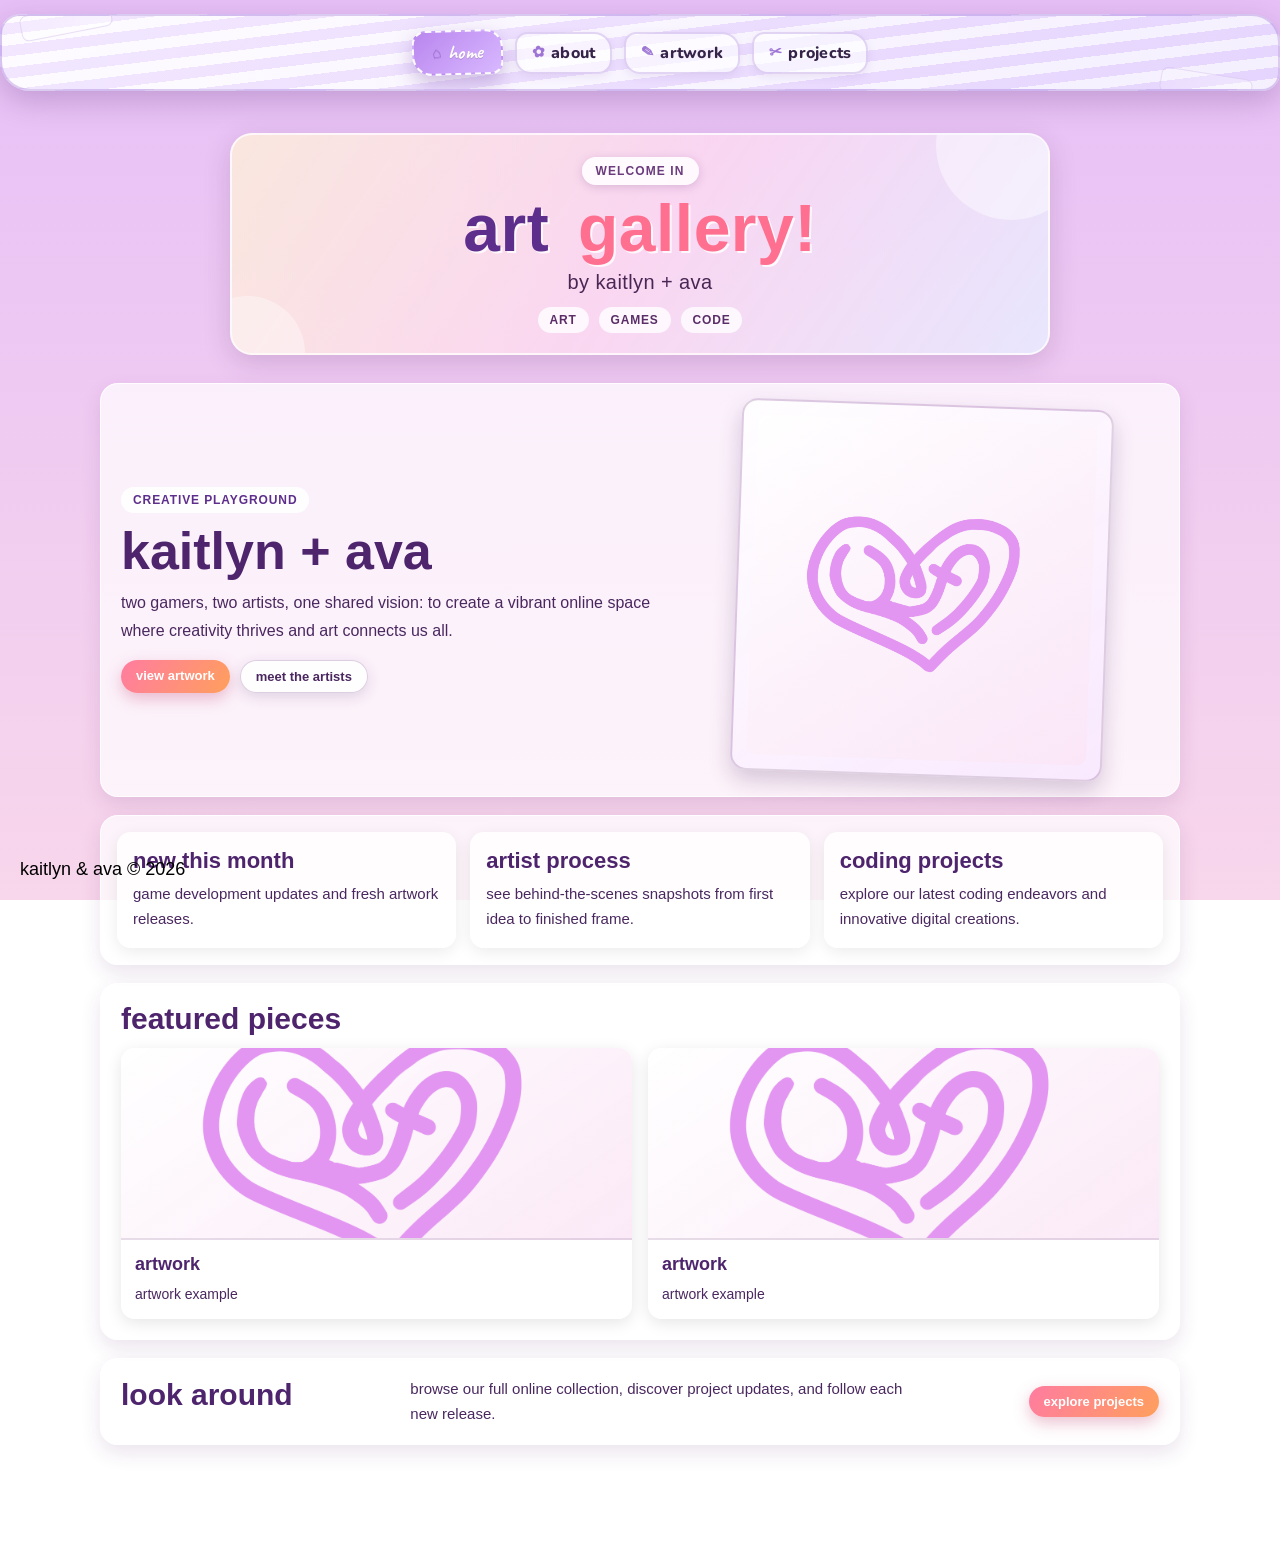
<file: index.html>
<!-- HOME PAGE -->
<!DOCTYPE html>
<html lang="en">
    <head>
        <meta charset="UTF-8">
        <meta name="viewport" content="width=device-width, initial-scale=1.0">
        <title> art gallery </title>
        <link rel="icon" href="assets/images/kaitlynavalogo.png" type="image/png">
        <link rel="stylesheet" href="src/styles/styles.css">
        <link rel="stylesheet" href="src/styles/index.css">
        <link rel="stylesheet" href="src/styles/navbar.css">
    </head>
    <body>
        <!-- NAVIGATION BAR -->
        <nav id= "navigation" aria-label="Main">
            <p id = "current-page" class="nav-item nav-home">home</p>
            <a href="src/pages/about.html" class="nav-item nav-about">about</a>
            <a href="src/pages/artwork.html" class="nav-item nav-artwork">artwork</a>
            <a href="src/pages/projects.html" class="nav-item nav-projects">projects</a>
        </nav>
        <!-- MAIN CONTENT -->
        <main id="content">
            <div id = "header-container">
                <p class="header-chip">welcome in</p>
                <div id = "header-label">
                    <span class="label-pop">art</span>
                    <span class="label-splash">gallery!</span>
                </div>
                <div id = "header-text">
                    by kaitlyn + ava
                </div>
                <div class="header-tags" aria-label="home page tags">
                    <span>art</span>
                    <span>games</span>
                    <span>code</span>
                </div>
            </div>
            <section id="hero" aria-labelledby="hero-title">
                <div class="hero-copy">
                    <p class="eyebrow">creative playground</p>
                    <h1 id="hero-title">kaitlyn + ava</h1>
                    <p class="hero-description">
                        two gamers, two artists, one shared vision: to create a vibrant online space where creativity thrives and art connects us all.
                    </p>
                    <div class="hero-actions">
                        <a class="button-primary" href="src/pages/artwork.html">view artwork</a>
                        <a class="button-secondary" href="src/pages/about.html">meet the artists</a>
                    </div>
                </div>
                <div class="hero-art" aria-hidden="true">
                    <div class="frame">
                        <img id="header-image" src="assets/images/kaitlynavalogo.png" alt="kaitlyn and ava logo">
                    </div>
                </div>
            </section>

            <section id="highlights" aria-label="Gallery highlights">
                <article class="highlight-card">
                    <h2>new this month</h2>
                    <p>Game development updates and fresh artwork releases.</p>
                </article>
                <article class="highlight-card">
                    <h2>artist process</h2>
                    <p>See behind-the-scenes snapshots from first idea to finished frame.</p>
                </article>
                <article class="highlight-card">
                    <h2>coding projects</h2>
                    <p>Explore our latest coding endeavors and innovative digital creations.</p>
                </article>
            </section>

            <section id="featured" aria-labelledby="featured-title">
                <h2 id="featured-title">featured pieces</h2>
                <div class="featured-grid">
                    <article class="feature-tile">
                        <img src="assets/images/kaitlynavalogo.png" alt="featured collage preview">
                        <div class="tile-content">
                            <h3>artwork</h3>
                            <p>artwork example</p>
                        </div>
                    </article>
                    <article class="feature-tile">
                        <img src="assets/images/kaitlynavalogo.png" alt="featured sketch preview">
                        <div class="tile-content">
                            <h3>artwork</h3>
                            <p>artwork example</p>
                        </div>
                    </article>
                </div>
            </section>

            <section id="visit" aria-labelledby="visit-title">
                <h2 id="visit-title">look around</h2>
                <p>
                    Browse our full online collection, discover project updates, and follow each new release.
                </p>
                <a class="button-primary" href="src/pages/projects.html">explore projects</a>
            </section>
        </main>

        <div id = "footer">
            <div>
                kaitlyn & ava &copy; 2026
            </div>
        </div>

    </body>
</html>
</file>
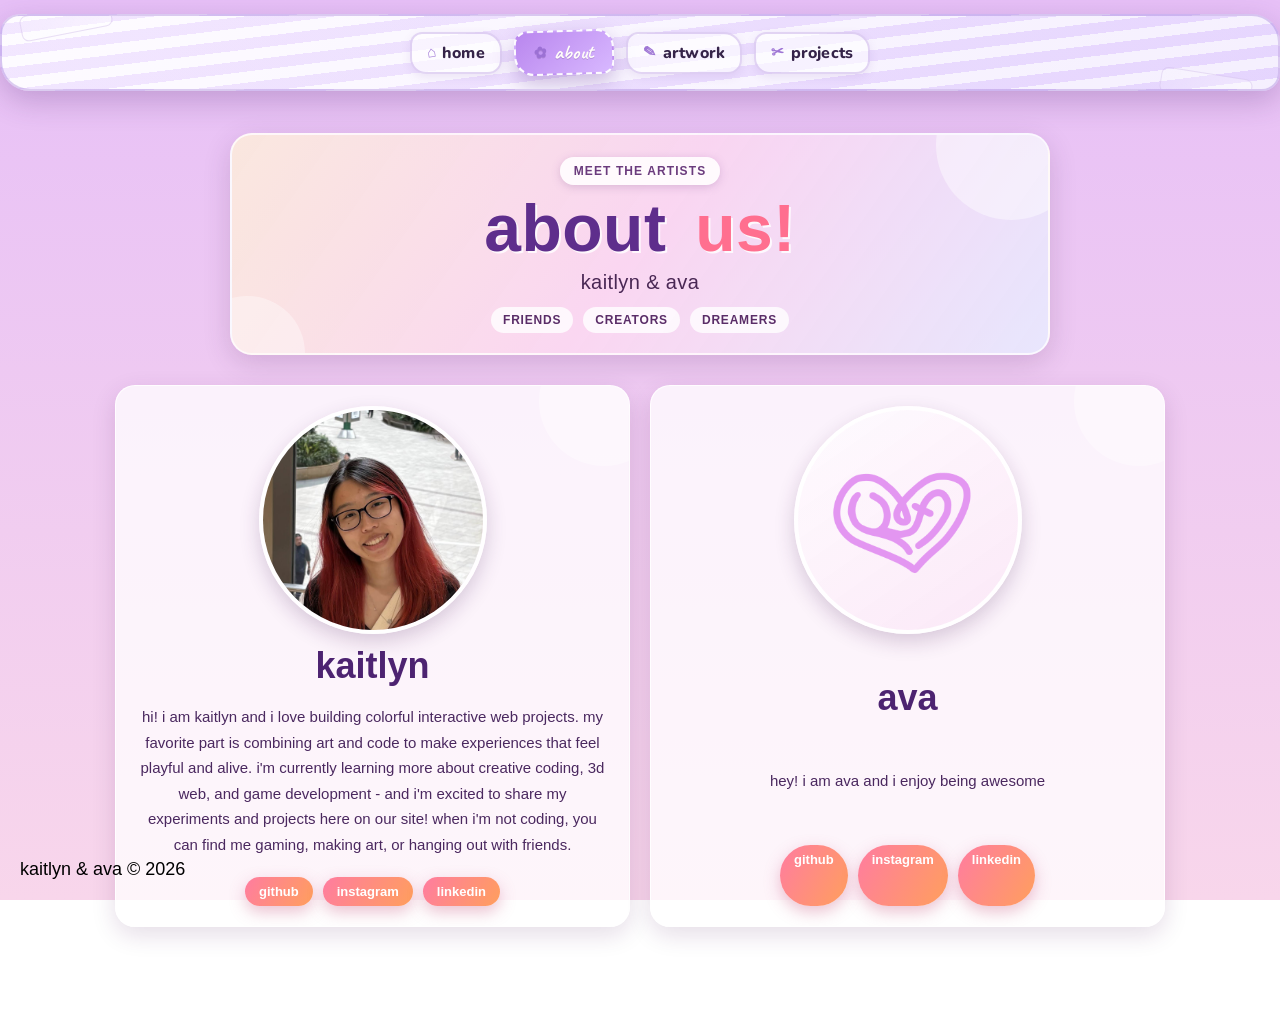
<file: src/pages/about.html>
<!-- ABOUT PAGE -->
<!DOCTYPE html>
<html lang="en">
    <head>
        <meta charset="UTF-8">
        <meta name="viewport" content="width=device-width, initial-scale=1.0">
        <title> about us </title>
        <link rel="icon" href="../assets/images/kaitlynavalogo.png" type="image/png">
        <link rel="stylesheet" href="../styles/styles.css">
        <link rel="stylesheet" href="../styles/about.css">
        <link rel="stylesheet" href="../styles/navbar.css">
    </head>
    <body>
        <nav id= "navigation" aria-label="Main">
            <a href="../../index.html" class="nav-item nav-home">home</a>
            <p id = "current-page" class="nav-item nav-about">about</p>
            <a href="artwork.html" class="nav-item nav-artwork">artwork</a>
            <a href="projects.html" class="nav-item nav-projects">projects</a>
        </nav>
        <div id="content">
            <div id = "header-container">
                <p class="header-chip">meet the artists</p>
                <div id = "header-label">
                    <span class="label-pop">about</span>
                    <span class="label-splash">us!</span>
                </div>
                <div id = "header-text">
                    kaitlyn & ava
                </div>
                <div class="header-tags" aria-label="about page tags">
                    <span>friends</span>
                    <span>creators</span>
                    <span>dreamers</span>
                </div>
            </div>
            <div id = "info-container">
                <div id = "about-container">
                    <article class="profile-card" aria-labelledby="kaitlyn-name">
                        <img class="profile-image" src="../../assets/images/kaitlyn/kaitlyn.jpg" alt="Kaitlyn">
                        <h2 id="kaitlyn-name" class="profile-name">kaitlyn</h2>
                        <p class="profile-description">
                            hi! i am kaitlyn and i love building colorful interactive web projects. my favorite part is combining art and code to make experiences that feel playful and alive. i'm currently learning more about creative coding, 3d web, and game development - and i'm excited to share my experiments and projects here on our site! when i'm not coding, you can find me gaming, making art, or hanging out with friends.
                        </p>
                        <div class="profile-socials" aria-label="kaitlyn social links">
                            <a href="https://github.com/kaitlyn-png" target="_blank" rel="noopener noreferrer">github</a>
                            <a href="https://www.instagram.com/itskaitlynbtw" target="_blank" rel="noopener noreferrer">instagram</a>
                            <a href="https://www.linkedin.com/in/kaitlynseng" target="_blank" rel="noopener noreferrer">linkedin</a>
                        </div>
                    </article>

                    <article class="profile-card" aria-labelledby="ava-name">
                        <img class="profile-image" src="../../assets/images/kaitlynavalogo.png" alt="Ava smiling portrait placeholder">
                        <h2 id="ava-name" class="profile-name">ava</h2>
                        <p class="profile-description">
                            hey! i am ava and i enjoy being awesome
                        </p>
                        <div class="profile-socials" aria-label="ava social links">
                            <a href="https://github.com/ava" target="_blank" rel="noopener noreferrer">github</a>
                            <a href="https://www.instagram.com/ava" target="_blank" rel="noopener noreferrer">instagram</a>
                            <a href="https://www.linkedin.com/in/ava" target="_blank" rel="noopener noreferrer">linkedin</a>
                        </div>
                    </article>
                </div>
            </div>
        </div>

        <div id = "footer">
            <div>
                kaitlyn & ava &copy; 2026
            </div>
        </div>

    </body>
</html>
</file>
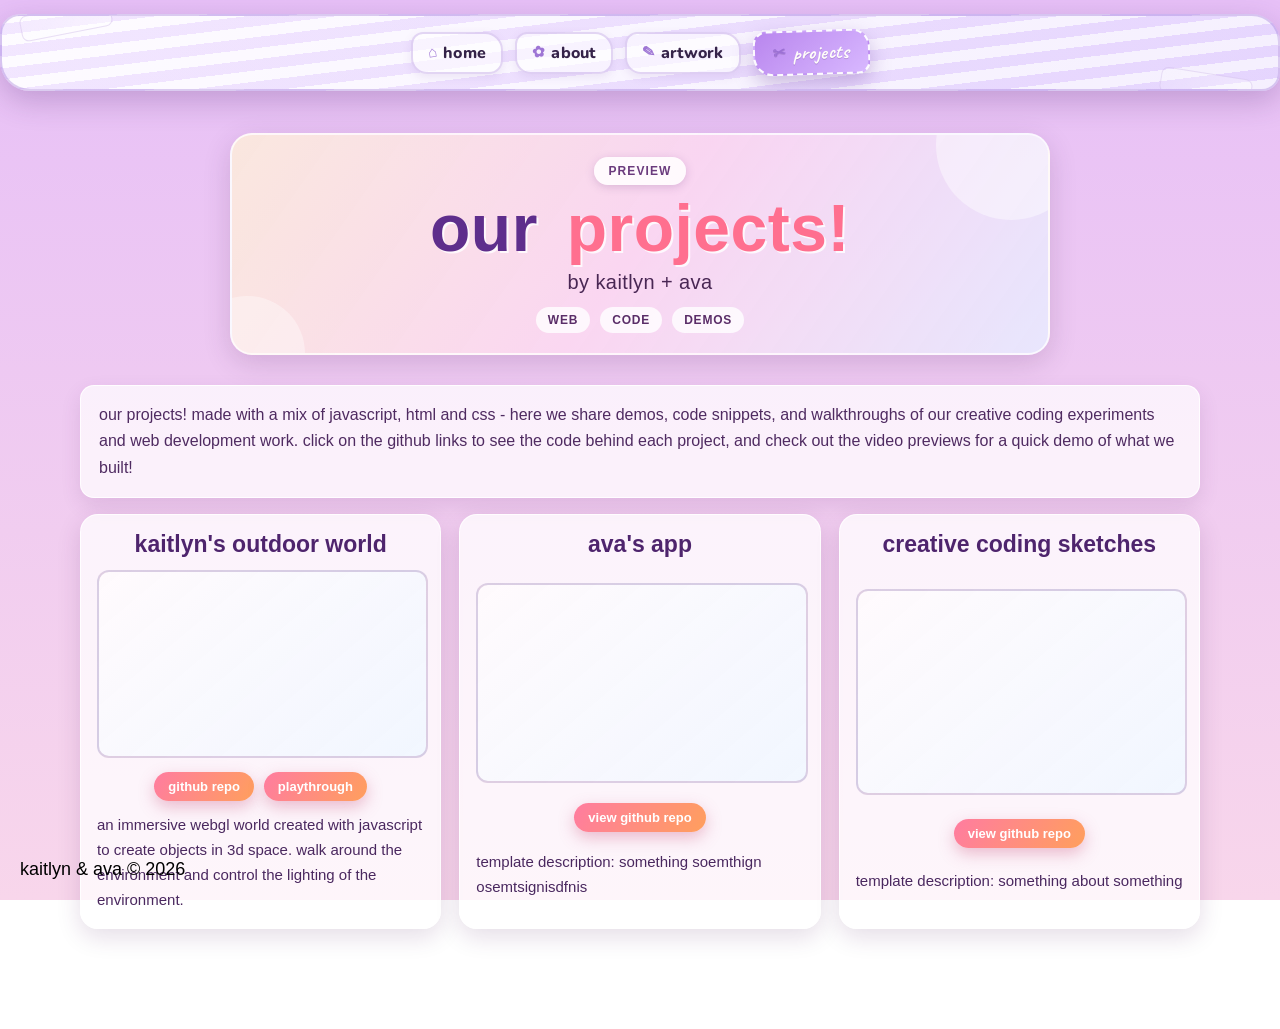
<file: src/pages/projects.html>
<!-- PROJECTS PAGE -->
<!DOCTYPE html>
<html lang="en">
    <head>
        <meta charset="UTF-8">
        <meta name="viewport" content="width=device-width, initial-scale=1.0">
        <title> projects </title>
        <link rel="icon" href="../assets/images/kaitlynavalogo.png" type="image/png">
        <link rel="stylesheet" href="../styles/styles.css">
        <link rel="stylesheet" href="../styles/projects.css">
        <link rel="stylesheet" href="../styles/navbar.css">
    </head>
    <body>
        <nav id= "navigation" aria-label="Main">
            <a href="../../index.html" class="nav-item nav-home">home</a>
            <a href="about.html" class="nav-item nav-about">about</a>
            <a href="artwork.html" class="nav-item nav-artwork">artwork</a>
            <p id = "current-page" class="nav-item nav-projects">projects</p>
        </nav>
        <div id="content">
            <div id = "header-container">
                <p class="header-chip">preview</p>
                <div id = "header-label">
                    <span class="label-pop">our</span>
                    <span class="label-splash">projects!</span>
                </div>
                <div id = "header-text">
                    by kaitlyn + ava
                </div>
                <div class="header-tags" aria-label="project categories">
                    <span>web</span>
                    <span>code</span>
                    <span>demos</span>
                </div>
            </div>
            <div id = "info-container">
                <div id = "projects-container">
                    <section class="projects-intro" aria-label="Projects intro">
                        <p>
                            our projects! made with a mix of javascript, html and css - here we share demos, code snippets, and walkthroughs of our creative coding experiments and web development work. click on the github links to see the code behind each project, and check out the video previews for a quick demo of what we built!
                        </p>
                    </section>

                    <section class="projects-gallery" aria-label="GitHub projects gallery">
                        <article class="project-card">
                            <header class="project-card-header">
                                <h2>kaitlyn's outdoor world</h2>
                            </header>
                            <div class="video-preview">
                                <iframe
                                    src="https://www.youtube.com/embed/BFgo2NVhof4?start=48"
                                    title="Outdoor World preview"
                                    loading="lazy"
                                    allow="accelerometer; autoplay; clipboard-write; encrypted-media; gyroscope; picture-in-picture; web-share"
                                    allowfullscreen>
                                </iframe>
                            </div>
                            <div class="project-links" aria-label="project links">
                                <a class="github-link" href="https://github.com/kaitlyn-png/Outdoor-World" target="_blank" rel="noopener noreferrer">github repo</a>
                                <a class="playthrough-link" href="https://kaitlyn-png.github.io/Outdoor-World/src/World.html" target="_blank" rel="noopener noreferrer">playthrough</a>
                            </div>
                            <p class="project-description">
                                An immersive WebGL world created with Javascript to create objects in 3D space. Walk around the environment and control the lighting of the environment.
                            </p>
                        </article>

                        <article class="project-card">
                            <header class="project-card-header">
                                <h2>ava's app</h2>
                            </header>
                            <div class="video-preview">
                                <iframe
                                    src="https://www.youtube.com/embed/ysz5S6PUM-U"
                                    title="Art archive app preview"
                                    loading="lazy"
                                    allow="accelerometer; autoplay; clipboard-write; encrypted-media; gyroscope; picture-in-picture; web-share"
                                    allowfullscreen>
                                </iframe>
                            </div>
                            <div class="project-links" aria-label="project links">
                                <a class="github-link" href="https://github.com/your-username/art-archive-app" target="_blank" rel="noopener noreferrer">view github repo</a>
                            </div>
                            <p class="project-description">
                                template description: something soemthign osemtsignisdfnis
                            </p>
                        </article>

                        <article class="project-card">
                            <header class="project-card-header">
                                <h2>creative coding sketches</h2>
                            </header>
                            <div class="video-preview">
                                <iframe
                                    src="https://www.youtube.com/embed/kXYiU_JCYtU"
                                    title="Creative coding sketches preview"
                                    loading="lazy"
                                    allow="accelerometer; autoplay; clipboard-write; encrypted-media; gyroscope; picture-in-picture; web-share"
                                    allowfullscreen>
                                </iframe>
                            </div>
                            <div class="project-links" aria-label="project links">
                                <a class="github-link" href="https://github.com/your-username/creative-coding-sketches" target="_blank" rel="noopener noreferrer">view github repo</a>
                            </div>
                            <p class="project-description">
                                template description: something about something
                            </p>
                        </article>
                    </section>
                </div>
            </div>
        </div>

        <div id = "footer">
            <div>
                kaitlyn & ava &copy; 2026
            </div>
        </div>

    </body>
</html>
</file>
<file: src/styles/styles.css>
/* UNIVERSAL STYLESHEET */

body{
    background-image: linear-gradient(to bottom, #e7c0f7, #f8d6eb);
    background-size: cover;
    background-position: center;
    background-repeat: no-repeat;
    background-attachment: fixed;
    margin: 0;
    padding: 0;    
    font-family: Tahoma, Verdana, sans-serif;
    display: block;
    width: 100%;
    height: 100%;
}

#footer{
    position: fixed;
    bottom: 0;
    width: 100%;
    padding: 20px;
    font-size: 18px;
}
</file>
<file: src/styles/index.css>
#content {
    min-height: calc(100vh - 100px);
    padding: 30px 20px 100px;
    box-sizing: border-box;
    width: min(1120px, 100%);
    margin: 0 auto;
    display: grid;
    gap: 18px;
}

#header-container {
    text-align: center;
    margin: 4px auto 10px;
    width: min(780px, 100%);
    padding: 22px 18px 20px;
    border-radius: 22px;
    border: 2px solid rgba(255, 255, 255, 0.75);
    background: linear-gradient(125deg, rgba(255, 243, 214, 0.75), rgba(255, 220, 240, 0.72), rgba(230, 237, 255, 0.8));
    box-shadow: 0 8px 28px rgba(63, 21, 75, 0.16);
    position: relative;
    overflow: hidden;
    animation: header-enter 700ms ease-out both;
}

#header-container::before,
#header-container::after {
    content: "";
    position: absolute;
    border-radius: 999px;
    z-index: 0;
}

#header-container::before {
    width: 150px;
    height: 150px;
    top: -65px;
    right: -38px;
    background: rgba(255, 255, 255, 0.42);
}

#header-container::after {
    width: 115px;
    height: 115px;
    left: -42px;
    bottom: -58px;
    background: rgba(255, 255, 255, 0.37);
}

.header-chip,
#header-label,
#header-text,
.header-tags {
    position: relative;
    z-index: 1;
}

.header-chip {
    display: inline-block;
    margin: 0;
    padding: 7px 14px;
    border-radius: 999px;
    font-family: "Trebuchet MS", "Segoe UI", sans-serif;
    font-size: 12px;
    font-weight: 700;
    letter-spacing: 1.1px;
    text-transform: uppercase;
    background: rgba(255, 255, 255, 0.88);
    color: #6b3b7d;
    box-shadow: 0 2px 10px rgba(107, 59, 125, 0.22);
    animation: fade-rise 520ms ease-out 120ms both;
}

#header-label {
    margin-top: 10px;
    font-size: clamp(38px, 7vw, 66px);
    font-weight: 700;
    letter-spacing: 0.5px;
    line-height: 1;
    font-family: "Gill Sans", "Trebuchet MS", sans-serif;
    animation: fade-rise 560ms ease-out 210ms both;
}

.label-pop {
    color: #5e2e8c;
    text-shadow: 2px 2px 0 rgba(255, 255, 255, 0.8);
    animation: float-pop 3.6s ease-in-out infinite;
}

.label-splash {
    color: #ff6f8f;
    margin-left: 10px;
    text-shadow: 2px 2px 0 rgba(255, 255, 255, 0.82);
    animation: float-pop 3.6s ease-in-out infinite 0.35s;
}

#header-text {
    margin-top: 10px;
    font-size: clamp(16px, 2.6vw, 20px);
    letter-spacing: 0.4px;
    color: #492754;
    animation: fade-rise 560ms ease-out 320ms both;
}

.header-tags {
    display: flex;
    justify-content: center;
    gap: 10px;
    margin-top: 13px;
    flex-wrap: wrap;
    animation: fade-rise 560ms ease-out 420ms both;
}

.header-tags span {
    padding: 6px 12px;
    border-radius: 999px;
    font-size: 12px;
    font-weight: 700;
    text-transform: uppercase;
    letter-spacing: 0.8px;
    background: rgba(255, 255, 255, 0.8);
    color: #5a2d68;
}

#hero,
#highlights,
#featured,
#visit {
    background: rgba(255, 255, 255, 0.72);
    border-radius: 18px;
    border: 1px solid rgba(255, 255, 255, 0.86);
    box-shadow: 0 8px 20px rgba(88, 31, 103, 0.12);
    animation: panel-enter 740ms ease-out both;
}

#hero {
    display: grid;
    grid-template-columns: 1.15fr 1fr;
    gap: 18px;
    padding: 20px;
    animation-delay: 80ms;
}

.hero-copy {
    align-self: center;
}

.eyebrow {
    margin: 0;
    display: inline-block;
    padding: 6px 12px;
    border-radius: 999px;
    font-size: 12px;
    font-weight: 700;
    letter-spacing: 0.9px;
    text-transform: uppercase;
    background: rgba(255, 255, 255, 0.9);
    color: #5e2e8c;
}

#hero h1 {
    margin: 12px 0 0;
    color: #4e246d;
    font-size: clamp(34px, 6vw, 52px);
    line-height: 1;
    font-family: "Gill Sans", "Trebuchet MS", sans-serif;
    text-transform: lowercase;
}

.hero-description {
    margin: 12px 0 0;
    font-size: 16px;
    line-height: 1.7;
    color: #4a285f;
    max-width: 60ch;
    text-transform: lowercase;
}

.hero-actions {
    margin-top: 16px;
    display: flex;
    flex-wrap: wrap;
    gap: 10px;
}

.button-primary,
.button-secondary {
    display: inline-block;
    text-decoration: none;
    border-radius: 999px;
    padding: 8px 15px;
    font-size: 13px;
    font-weight: 700;
    text-transform: lowercase;
    transition: transform 180ms ease, box-shadow 180ms ease;
}

.button-primary {
    color: #ffffff;
    background: linear-gradient(120deg, #ff7ca0, #ff9f5d);
    box-shadow: 0 6px 16px rgba(196, 74, 116, 0.34);
}

.button-secondary {
    color: #4b2760;
    background: rgba(255, 255, 255, 0.92);
    border: 1px solid rgba(110, 57, 130, 0.24);
    box-shadow: 0 4px 14px rgba(83, 35, 101, 0.16);
}

.button-primary:hover,
.button-primary:focus-visible,
.button-secondary:hover,
.button-secondary:focus-visible {
    transform: translateY(-2px);
}

.hero-art {
    display: grid;
    place-items: center;
    min-height: 220px;
}

.frame {
    width: min(92%, 340px);
    padding: 14px;
    border-radius: 16px;
    background: linear-gradient(145deg, rgba(255, 255, 255, 0.9), rgba(248, 231, 254, 0.88));
    border: 2px solid rgba(77, 16, 92, 0.18);
    box-shadow: 0 10px 22px rgba(64, 18, 83, 0.2);
    transform: rotate(2deg);
}

#header-image {
    width: 100%;
    height: auto;
    display: block;
    border-radius: 10px;
    background: linear-gradient(145deg, rgba(255, 255, 255, 0.75), rgba(250, 228, 245, 0.8));
}

#highlights {
    display: grid;
    grid-template-columns: repeat(3, minmax(0, 1fr));
    gap: 14px;
    padding: 16px;
    animation-delay: 190ms;
}

.highlight-card {
    padding: 16px;
    border-radius: 14px;
    background: rgba(255, 255, 255, 0.82);
    box-shadow: 0 4px 16px rgba(0, 0, 0, 0.08);
}

.highlight-card h2 {
    margin: 0;
    font-size: 22px;
    color: #4e246d;
    text-transform: lowercase;
}

.highlight-card p {
    margin: 8px 0 0;
    font-size: 15px;
    line-height: 1.65;
    color: #4a285f;
    text-transform: lowercase;
}

#featured {
    padding: 20px;
    animation-delay: 280ms;
}

#featured-title,
#visit h2 {
    margin: 0 0 14px;
    font-size: 30px;
    line-height: 1;
    color: #4e246d;
    font-family: "Gill Sans", "Trebuchet MS", sans-serif;
    text-transform: lowercase;
}

.featured-grid {
    display: grid;
    grid-template-columns: repeat(2, minmax(0, 1fr));
    gap: 16px;
}

.feature-tile {
    background: rgba(255, 255, 255, 0.82);
    border-radius: 14px;
    overflow: hidden;
    box-shadow: 0 4px 16px rgba(0, 0, 0, 0.1);
}

.feature-tile img {
    width: 100%;
    height: 190px;
    object-fit: cover;
    display: block;
    border-bottom: 2px solid rgba(77, 16, 92, 0.14);
    background: linear-gradient(145deg, rgba(255, 255, 255, 0.75), rgba(250, 228, 245, 0.8));
}

.tile-content {
    padding: 14px;
}

.tile-content h3 {
    margin: 0;
    font-size: 18px;
    color: #4e246d;
    text-transform: lowercase;
}

.tile-content p {
    margin: 8px 0 0;
    font-size: 14px;
    line-height: 1.6;
    color: #4a285f;
    text-transform: lowercase;
}

#visit {
    padding: 18px 20px;
    display: flex;
    flex-wrap: wrap;
    justify-content: space-between;
    align-items: center;
    gap: 12px 18px;
    animation-delay: 360ms;
}

#visit p {
    margin: 0;
    font-size: 15px;
    line-height: 1.65;
    color: #4a285f;
    text-transform: lowercase;
    max-width: 60ch;
}

@keyframes panel-enter {
    from {
        opacity: 0;
        transform: translateY(14px);
    }
    to {
        opacity: 1;
        transform: translateY(0);
    }
}

@keyframes header-enter {
    from {
        opacity: 0;
        transform: translateY(16px) scale(0.985);
    }
    to {
        opacity: 1;
        transform: translateY(0) scale(1);
    }
}

@keyframes fade-rise {
    from {
        opacity: 0;
        transform: translateY(10px);
    }
    to {
        opacity: 1;
        transform: translateY(0);
    }
}

@keyframes float-pop {
    0%,
    100% {
        transform: translateY(0);
    }
    50% {
        transform: translateY(-3px);
    }
}

@media (max-width: 900px) {
    #hero {
        grid-template-columns: 1fr;
    }

    #highlights {
        grid-template-columns: 1fr;
    }
}

@media (max-width: 760px) {
    #content {
        padding: 20px 12px 100px;
    }

    .featured-grid {
        grid-template-columns: 1fr;
    }

    #visit {
        align-items: flex-start;
    }

    .frame {
        transform: rotate(0.8deg);
    }
}
</file>
<file: src/styles/navbar.css>
/* NAV BAR STYLESHEET */
@import url("https://fonts.googleapis.com/css2?family=Caveat:wght@600;700&family=Nunito:wght@600;700;800&display=swap");

#navigation{
    --nav-paper: #fcf8ff;
    --nav-paper-shadow: #eadffd;
    --nav-lilac-1: #d8b8ff;
    --nav-lilac-2: #b986ee;
    --nav-lilac-3: #9a6fd3;
    --nav-ink: #352349;
    --nav-shadow: rgba(67, 31, 100, 0.24);
    position: sticky;
    top: 0;
    z-index: 1000;
    display: flex;
    justify-content: center;
    align-items: center;
    gap: 12px;
    flex-wrap: wrap;
    width: calc(100% - 36px);
    margin: 14px auto 8px;
    padding: 14px 16px;
    border: 2px solid rgba(154, 111, 211, 0.34);
    border-radius: 20px 28px 18px 30px;
    background:
        repeating-linear-gradient(
            -7deg,
            rgba(255, 255, 255, 0.5) 0 11px,
            rgba(216, 184, 255, 0.26) 11px 22px
        ),
        linear-gradient(145deg, var(--nav-paper), var(--nav-paper-shadow));
    box-shadow: 0 10px 30px var(--nav-shadow);
    backdrop-filter: blur(3px);
    font-family: "Nunito", "Trebuchet MS", sans-serif;
    animation: nav-slide-in 520ms ease-out;
    overflow: hidden;
}

#navigation::before,
#navigation::after{
    content: "";
    position: absolute;
    width: 90px;
    height: 24px;
    border-radius: 7px;
    pointer-events: none;
    opacity: 0.7;
    z-index: 1;
}

#navigation::before{
    left: 18px;
    top: -8px;
    transform: rotate(-11deg);
    background: linear-gradient(120deg, rgba(255, 255, 255, 0.22), rgba(255, 255, 255, 0.72));
    border: 1px solid rgba(190, 164, 223, 0.48);
}

#navigation::after{
    right: 26px;
    bottom: -10px;
    transform: rotate(9deg);
    background: linear-gradient(120deg, rgba(255, 255, 255, 0.18), rgba(255, 255, 255, 0.64));
    border: 1px solid rgba(190, 164, 223, 0.45);
}

#navigation a{
    position: relative;
    z-index: 2;
    color: var(--nav-ink);
    text-decoration: none;
    padding: 8px 15px;
    border: 2px solid rgba(154, 111, 211, 0.28);
    border-radius: 12px 18px 14px 16px;
    background-color: rgba(255, 255, 255, 0.62);
    font-size: 1rem;
    font-weight: 800;
    letter-spacing: 0.015em;
    text-transform: lowercase;
    box-shadow: 0 3px 10px rgba(114, 69, 161, 0.11);
    transition: transform 220ms ease, border-color 220ms ease, background-color 220ms ease, color 220ms ease, box-shadow 220ms ease;
}

#navigation .nav-item{
    display: inline-flex;
    align-items: center;
    gap: 6px;
}

#navigation .nav-item::before{
    display: inline-block;
    font-family: "Caveat", cursive;
    font-size: 0.95rem;
    line-height: 1;
    color: var(--nav-lilac-3);
    transform: rotate(-9deg);
    opacity: 0.95;
}

#navigation .nav-home::before{
    content: "⌂";
}

#navigation .nav-about::before{
    content: "✿";
}

#navigation .nav-artwork::before{
    content: "✎";
}

#navigation .nav-projects::before{
    content: "✂";
}

#navigation a:hover{
    color: var(--nav-lilac-3);
    border-color: rgba(154, 111, 211, 0.55);
    background-color: rgba(244, 236, 255, 0.92);
    box-shadow: 0 8px 18px rgba(114, 69, 161, 0.19);
    transform: translateY(-4px) rotate(-1.6deg);
}

#navigation a:focus-visible{
    outline: 3px solid rgba(154, 111, 211, 0.48);
    outline-offset: 2px;
}

#current-page{
    position: relative;
    z-index: 2;
    margin: 0;
    padding: 8px 18px;
    border-radius: 14px 18px 12px 20px;
    border: 2px dashed rgba(255, 255, 255, 0.95);
    background: linear-gradient(140deg, var(--nav-lilac-2), var(--nav-lilac-1));
    color: #fffdfa;
    font-family: "Caveat", "Trebuchet MS", cursive;
    font-size: 1.25rem;
    font-weight: 700;
    letter-spacing: 0.02em;
    text-transform: lowercase;
    text-shadow: 0 1px 0 rgba(53, 35, 73, 0.18);
    box-shadow: 0 8px 20px rgba(114, 69, 161, 0.34);
    transform: rotate(-1.8deg);
}

#current-page::before{
    color: #fffefa;
}

@keyframes nav-slide-in{
    from{
        opacity: 0;
        transform: translateY(-18px) rotate(-0.6deg) scale(0.98);
    }
    to{
        opacity: 1;
        transform: translateY(0) rotate(0deg) scale(1);
    }
}

@media (max-width: 640px){
    #navigation{
        width: calc(100% - 20px);
        margin-top: 8px;
        padding: 10px;
        gap: 8px;
        border-radius: 16px;
    }

    #navigation a,
    #current-page{
        flex: 1 1 calc(50% - 8px);
        text-align: center;
        padding: 8px 10px;
    }

    #navigation .nav-item{
        justify-content: center;
    }

    #navigation a{
        font-size: 0.93rem;
    }

    #current-page{
        font-size: 1.1rem;
        transform: rotate(-1deg);
    }
}
</file>
<file: src/styles/about.css>
#content {
	min-height: calc(100vh - 100px);
	padding: 30px 20px 100px;
	box-sizing: border-box;
}

#header-container {
	text-align: center;
	margin: 4px auto 30px;
	width: min(780px, 100%);
	padding: 22px 18px 20px;
	border-radius: 22px;
	border: 2px solid rgba(255, 255, 255, 0.75);
	background: linear-gradient(125deg, rgba(255, 243, 214, 0.75), rgba(255, 220, 240, 0.72), rgba(230, 237, 255, 0.8));
	box-shadow: 0 8px 28px rgba(63, 21, 75, 0.16);
	position: relative;
	overflow: hidden;
	animation: header-enter 700ms ease-out both;
}

#header-container::before,
#header-container::after {
	content: "";
	position: absolute;
	border-radius: 999px;
	z-index: 0;
}

#header-container::before {
	width: 150px;
	height: 150px;
	top: -65px;
	right: -38px;
	background: rgba(255, 255, 255, 0.42);
}

#header-container::after {
	width: 115px;
	height: 115px;
	left: -42px;
	bottom: -58px;
	background: rgba(255, 255, 255, 0.37);
}

.header-chip,
#header-label,
#header-text,
.header-tags {
	position: relative;
	z-index: 1;
}

.header-chip {
	display: inline-block;
	margin: 0;
	padding: 7px 14px;
	border-radius: 999px;
	font-family: "Trebuchet MS", "Segoe UI", sans-serif;
	font-size: 12px;
	font-weight: 700;
	letter-spacing: 1.1px;
	text-transform: uppercase;
	background: rgba(255, 255, 255, 0.88);
	color: #6b3b7d;
	box-shadow: 0 2px 10px rgba(107, 59, 125, 0.22);
	animation: fade-rise 520ms ease-out 120ms both;
}

#header-label {
	margin-top: 10px;
	font-size: clamp(38px, 7vw, 66px);
	font-weight: 700;
	letter-spacing: 0.5px;
	line-height: 1;
	font-family: "Gill Sans", "Trebuchet MS", sans-serif;
	animation: fade-rise 560ms ease-out 210ms both;
}

.label-pop {
	color: #5e2e8c;
	text-shadow: 2px 2px 0 rgba(255, 255, 255, 0.8);
	animation: float-pop 3.6s ease-in-out infinite;
}

.label-splash {
	color: #ff6f8f;
	margin-left: 10px;
	text-shadow: 2px 2px 0 rgba(255, 255, 255, 0.82);
	animation: float-pop 3.6s ease-in-out infinite 0.35s;
}

#header-text {
	margin-top: 10px;
	font-size: clamp(16px, 2.6vw, 20px);
	letter-spacing: 0.4px;
	color: #492754;
	animation: fade-rise 560ms ease-out 320ms both;
}

.header-tags {
	display: flex;
	justify-content: center;
	gap: 10px;
	margin-top: 13px;
	flex-wrap: wrap;
	animation: fade-rise 560ms ease-out 420ms both;
}

.header-tags span {
	padding: 6px 12px;
	border-radius: 999px;
	font-size: 12px;
	font-weight: 700;
	text-transform: uppercase;
	letter-spacing: 0.8px;
	background: rgba(255, 255, 255, 0.8);
	color: #5a2d68;
}

#info-container {
	display: flex;
	justify-content: center;
}

#about-container {
	width: min(1050px, 100%);
	display: grid;
	grid-template-columns: repeat(2, minmax(0, 1fr));
	gap: 20px;
}

.profile-card {
	background: rgba(255, 255, 255, 0.76);
	border-radius: 20px;
	border: 1px solid rgba(255, 255, 255, 0.85);
	box-shadow: 0 8px 24px rgba(69, 17, 84, 0.14);
	padding: 20px;
	display: grid;
	justify-items: center;
	text-align: center;
	gap: 10px;
	position: relative;
	overflow: hidden;
	animation: panel-enter 760ms ease-out both;
}

.profile-card:nth-child(2) {
	animation-delay: 120ms;
}

.profile-card::before {
	content: "";
	position: absolute;
	top: -50px;
	right: -40px;
	width: 130px;
	height: 130px;
	border-radius: 999px;
	background: rgba(255, 255, 255, 0.38);
	pointer-events: none;
}

.profile-image {
	width: min(220px, 60%);
	aspect-ratio: 1 / 1;
	object-fit: cover;
	border-radius: 50%;
	border: 4px solid rgba(255, 255, 255, 0.95);
	box-shadow: 0 8px 20px rgba(66, 24, 82, 0.2);
	background: linear-gradient(145deg, rgba(255, 255, 255, 0.75), rgba(250, 228, 245, 0.8));
	position: relative;
	z-index: 1;
}

.profile-name {
	margin: 4px 0 0;
	font-size: clamp(28px, 4vw, 36px);
	line-height: 1;
	text-transform: lowercase;
	color: #4d2371;
	position: relative;
	z-index: 1;
}

.profile-description {
	margin: 0;
	font-size: 15px;
	line-height: 1.7;
	color: #4a285f;
	text-transform: lowercase;
	position: relative;
	z-index: 1;
	padding: 10px 0px;
}

.profile-socials {
	display: flex;
	gap: 10px;
	flex-wrap: wrap;
	justify-content: center;
	position: relative;
	z-index: 1;
}

.profile-socials a {
	display: inline-block;
	text-decoration: none;
	border-radius: 999px;
	padding: 7px 14px;
	font-size: 13px;
	font-weight: 700;
	text-transform: lowercase;
	color: #ffffff;
	background: linear-gradient(120deg, #ff7ca0, #ff9f5d);
	box-shadow: 0 6px 16px rgba(196, 74, 116, 0.34);
	transition: transform 180ms ease, box-shadow 180ms ease;
}

.profile-socials a:hover,
.profile-socials a:focus-visible {
	transform: translateY(-2px);
	box-shadow: 0 8px 18px rgba(196, 74, 116, 0.42);
}

@keyframes panel-enter {
	from {
		opacity: 0;
		transform: translateY(14px);
	}
	to {
		opacity: 1;
		transform: translateY(0);
	}
}

@keyframes header-enter {
	from {
		opacity: 0;
		transform: translateY(16px) scale(0.985);
	}
	to {
		opacity: 1;
		transform: translateY(0) scale(1);
	}
}

@keyframes fade-rise {
	from {
		opacity: 0;
		transform: translateY(10px);
	}
	to {
		opacity: 1;
		transform: translateY(0);
	}
}

@keyframes float-pop {
	0%,
	100% {
		transform: translateY(0);
	}
	50% {
		transform: translateY(-3px);
	}
}

@media (max-width: 860px) {
	#content {
		padding: 20px 12px 100px;
	}

	#about-container {
		grid-template-columns: 1fr;
	}
}
</file>
<file: src/styles/projects.css>
#content {
	min-height: calc(100vh - 100px);
	padding: 30px 20px 100px;
	box-sizing: border-box;
}

#header-container {
	text-align: center;
	margin: 4px auto 30px;
	width: min(780px, 100%);
	padding: 22px 18px 20px;
	border-radius: 22px;
	border: 2px solid rgba(255, 255, 255, 0.75);
	background: linear-gradient(125deg, rgba(255, 243, 214, 0.75), rgba(255, 220, 240, 0.72), rgba(230, 237, 255, 0.8));
	box-shadow: 0 8px 28px rgba(63, 21, 75, 0.16);
	position: relative;
	overflow: hidden;
	animation: header-enter 700ms ease-out both;
}

#header-container::before,
#header-container::after {
	content: "";
	position: absolute;
	border-radius: 999px;
	z-index: 0;
}

#header-container::before {
	width: 150px;
	height: 150px;
	top: -65px;
	right: -38px;
	background: rgba(255, 255, 255, 0.42);
}

#header-container::after {
	width: 115px;
	height: 115px;
	left: -42px;
	bottom: -58px;
	background: rgba(255, 255, 255, 0.37);
}

.header-chip,
#header-label,
#header-text,
.header-tags {
	position: relative;
	z-index: 1;
}

.header-chip {
	display: inline-block;
	margin: 0;
	padding: 7px 14px;
	border-radius: 999px;
	font-family: "Trebuchet MS", "Segoe UI", sans-serif;
	font-size: 12px;
	font-weight: 700;
	letter-spacing: 1.1px;
	text-transform: uppercase;
	background: rgba(255, 255, 255, 0.88);
	color: #6b3b7d;
	box-shadow: 0 2px 10px rgba(107, 59, 125, 0.22);
	animation: fade-rise 520ms ease-out 120ms both;
}

#header-label {
	margin-top: 10px;
	font-size: clamp(38px, 7vw, 66px);
	font-weight: 700;
	letter-spacing: 0.5px;
	line-height: 1;
	font-family: "Gill Sans", "Trebuchet MS", sans-serif;
	animation: fade-rise 560ms ease-out 210ms both;
}

.label-pop {
	color: #5e2e8c;
	text-shadow: 2px 2px 0 rgba(255, 255, 255, 0.8);
	animation: float-pop 3.6s ease-in-out infinite;
}

.label-splash {
	color: #ff6f8f;
	margin-left: 10px;
	text-shadow: 2px 2px 0 rgba(255, 255, 255, 0.82);
	animation: float-pop 3.6s ease-in-out infinite 0.35s;
}

#header-text {
	margin-top: 10px;
	font-size: clamp(16px, 2.6vw, 20px);
	letter-spacing: 0.4px;
	color: #492754;
	animation: fade-rise 560ms ease-out 320ms both;
}

.header-tags {
	display: flex;
	justify-content: center;
	gap: 10px;
	margin-top: 13px;
	flex-wrap: wrap;
	animation: fade-rise 560ms ease-out 420ms both;
}

.header-tags span {
	padding: 6px 12px;
	border-radius: 999px;
	font-size: 12px;
	font-weight: 700;
	text-transform: uppercase;
	letter-spacing: 0.8px;
	background: rgba(255, 255, 255, 0.8);
	color: #5a2d68;
}

#info-container {
	display: flex;
	justify-content: center;
}

#projects-container {
	width: min(1120px, 100%);
	display: grid;
	gap: 16px;
}

.projects-intro {
	background: rgba(255, 255, 255, 0.72);
	border-radius: 14px;
	border: 1px solid rgba(255, 255, 255, 0.86);
	padding: 16px 18px;
	box-shadow: 0 8px 20px rgba(88, 31, 103, 0.12);
	animation: panel-enter 740ms ease-out both;
}

.projects-intro p {
	margin: 0;
	color: #4f2b61;
	font-size: 16px;
	line-height: 1.65;
	text-transform: lowercase;
}

.projects-gallery {
	display: grid;
	grid-template-columns: repeat(auto-fit, minmax(300px, 1fr));
	gap: 18px;
}

.project-card {
	background: rgba(255, 255, 255, 0.76);
	border-radius: 18px;
	border: 1px solid rgba(255, 255, 255, 0.85);
	box-shadow: 0 8px 24px rgba(69, 17, 84, 0.14);
	padding: 16px;
	display: grid;
	gap: 12px;
	animation: panel-enter 780ms ease-out both;
}

.project-card:nth-child(2) {
	animation-delay: 110ms;
}

.project-card:nth-child(3) {
	animation-delay: 210ms;
}

.project-card-header {
	display: flex;
	justify-content: center;
	text-align: center;
}

.project-card-header h2 {
	margin: 0;
	font-size: 23px;
	color: #4e246d;
	text-transform: lowercase;
}

.project-links {
	display: flex;
	justify-content: center;
	align-items: center;
	gap: 10px;
	flex-wrap: wrap;
	margin-top: 2px;
}

.github-link,
.playthrough-link {
	display: inline-block;
	text-decoration: none;
	border-radius: 999px;
	padding: 7px 14px;
	font-size: 13px;
	font-weight: 700;
	text-transform: lowercase;
	color: #ffffff;
	background: linear-gradient(120deg, #ff7ca0, #ff9f5d);
	box-shadow: 0 6px 16px rgba(196, 74, 116, 0.34);
	transition: transform 180ms ease, box-shadow 180ms ease;
}

.github-link:hover,
.github-link:focus-visible,
.playthrough-link:hover,
.playthrough-link:focus-visible {
	transform: translateY(-2px);
	box-shadow: 0 8px 18px rgba(196, 74, 116, 0.42);
}

.video-preview {
	position: relative;
	width: 100%;
	border-radius: 12px;
	overflow: hidden;
	border: 2px solid rgba(97, 32, 119, 0.2);
	background: linear-gradient(140deg, rgba(255, 250, 253, 0.95), rgba(240, 247, 255, 0.9));
}

.video-preview::before {
	content: "";
	display: block;
	padding-top: 56.25%;
}

.video-preview iframe {
	position: absolute;
	inset: 0;
	width: 100%;
	height: 100%;
	border: 0;
}

.project-description {
	margin: 0;
	color: #4a285f;
	font-size: 15px;
	line-height: 1.65;
	text-transform: lowercase;
}

@keyframes panel-enter {
	from {
		opacity: 0;
		transform: translateY(14px);
	}
	to {
		opacity: 1;
		transform: translateY(0);
	}
}

@keyframes header-enter {
	from {
		opacity: 0;
		transform: translateY(16px) scale(0.985);
	}
	to {
		opacity: 1;
		transform: translateY(0) scale(1);
	}
}

@keyframes fade-rise {
	from {
		opacity: 0;
		transform: translateY(10px);
	}
	to {
		opacity: 1;
		transform: translateY(0);
	}
}

@keyframes float-pop {
	0%,
	100% {
		transform: translateY(0);
	}
	50% {
		transform: translateY(-3px);
	}
}

@media (max-width: 760px) {
	#content {
		padding: 20px 12px 100px;
	}

	.projects-gallery {
		grid-template-columns: 1fr;
	}

	.project-card-header h2 {
		font-size: 21px;
	}
}
</file>
